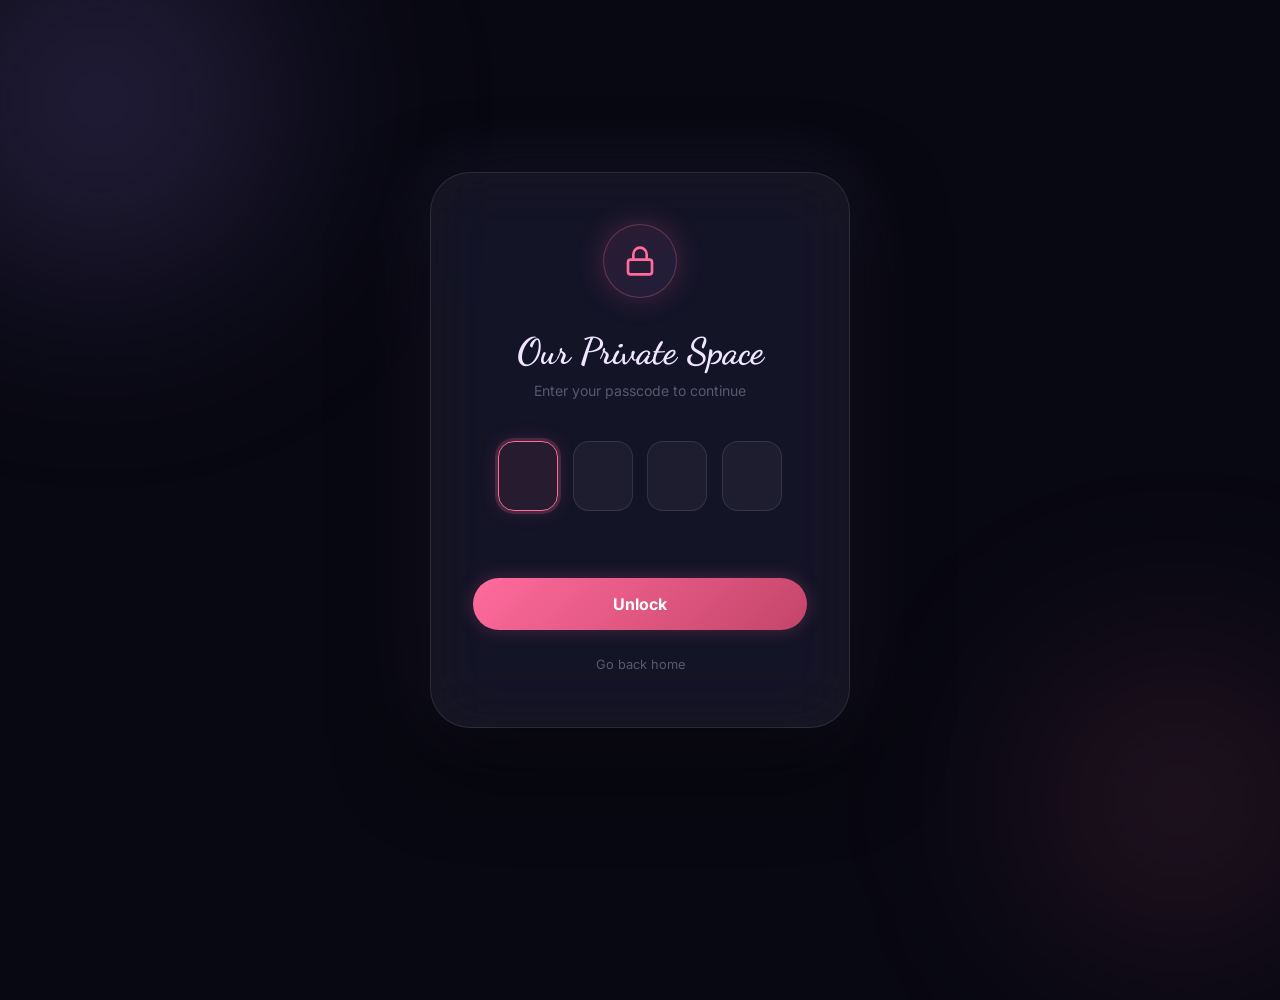
<file: vault-content.html>
<!DOCTYPE html>
<html lang="en">
<head>
  <meta charset="UTF-8">
  <meta name="viewport" content="width=device-width, initial-scale=1.0">
  <title>Our Private Space</title>
  <link rel="preconnect" href="https://fonts.googleapis.com">
  <link rel="preconnect" href="https://fonts.gstatic.com" crossorigin>
  <link href="https://fonts.googleapis.com/css2?family=Dancing+Script:wght@400;700&family=Inter:wght@300;400;500;600;700&family=Quicksand:wght@400;600;700&display=swap" rel="stylesheet">
  <link rel="stylesheet" href="styles.css">
</head>
<body class="vault-content-page">

  <div class="aurora" aria-hidden="true">
    <div class="aurora-orb aurora-orb-1"></div>
    <div class="aurora-orb aurora-orb-2"></div>
    <div class="aurora-orb aurora-orb-3"></div>
    <div class="aurora-orb aurora-orb-4"></div>
  </div>

  <!-- top bar -->
  <header class="vault-topbar">
    <span class="vault-brand">Our Private Space</span>
    <button class="vault-logout" id="logoutBtn">Lock &amp; Leave</button>
  </header>

  <!-- hero -->
  <div class="vault-hero">
    <h1>Just For Us</h1>
    <p>This space is private, personal, and only ours.</p>
  </div>

  <!-- ── TWO BIG ENTRY CARDS ── -->
  <div class="vault-cards-row">

    <!-- Intimate Photos Card -->
    <div class="vault-entry-card" id="openPhotos" role="button" tabindex="0" aria-expanded="false">
      <img src="https://picsum.photos/seed/intimate-photos/600/800" alt="">
      <div class="vault-entry-label">
        <div class="vault-entry-icon">
          <!-- camera icon -->
          <svg viewBox="0 0 24 24" fill="none" stroke="white" stroke-width="2"
               stroke-linecap="round" stroke-linejoin="round">
            <path d="M23 19a2 2 0 0 1-2 2H3a2 2 0 0 1-2-2V8
                     a2 2 0 0 1 2-2h4l2-3h6l2 3h4a2 2 0 0 1 2 2z"></path>
            <circle cx="12" cy="13" r="4"></circle>
          </svg>
        </div>
        <span class="vault-entry-title">Intimate Photos</span>
        <span class="vault-entry-count">Add your photos</span>
        <span class="expand-hint">Tap to view</span>
      </div>
    </div>

    <!-- Intimate Videos Card -->
    <div class="vault-entry-card" id="openVideos" role="button" tabindex="0" aria-expanded="false">
      <img src="https://picsum.photos/seed/intimate-videos/600/800" alt="">
      <div class="vault-entry-label">
        <div class="vault-entry-icon">
          <!-- play icon -->
          <svg viewBox="0 0 24 24" fill="none" stroke="white" stroke-width="2"
               stroke-linecap="round" stroke-linejoin="round">
            <circle cx="12" cy="12" r="10"></circle>
            <polygon points="10 8 16 12 10 16 10 8" fill="white" stroke="none"></polygon>
          </svg>
        </div>
        <span class="vault-entry-title">Intimate Videos</span>
        <span class="vault-entry-count">Add your videos</span>
        <span class="expand-hint">Tap to view</span>
      </div>
    </div>

  </div><!-- /vault-cards-row -->

  <!-- ══════════════════════════════════════
       PHOTOS SECTION (revealed on click)
  ═══════════════════════════════════════ -->
  <section class="vault-section" id="photosSection">
    <div class="vault-section-header">
      <div style="display:flex; align-items:center;">
        <h2 class="vault-section-title">Intimate Photos</h2>
        <label class="vault-upload-btn" for="photoUpload" aria-label="Upload Photo">
          <svg viewBox="0 0 24 24" width="16" height="16" fill="none" stroke="currentColor" stroke-width="2" stroke-linecap="round" stroke-linejoin="round"><line x1="12" y1="5" x2="12" y2="19"></line><line x1="5" y1="12" x2="19" y2="12"></line></svg>
          Upload
        </label>
        <input type="file" id="photoUpload" class="vault-upload-input" accept="image/*">
      </div>
      <button class="vault-close-section" id="closePhotos">Close</button>
    </div>

    <div class="vault-photo-grid" id="photoGrid">
      <!-- Photos will be loaded dynamically via JS -->
    </div>
  </section>

  <!-- ══════════════════════════════════════
       VIDEOS SECTION (revealed on click)
  ═══════════════════════════════════════ -->
  <section class="vault-section" id="videosSection">
    <div class="vault-section-header">
      <h2 class="vault-section-title">Intimate Videos</h2>
      <button class="vault-close-section" id="closeVideos">Close</button>
    </div>

    <div class="vault-video-grid" id="videoGrid">
      <!-- 12 placeholder video thumbnails — replace src with your real thumbnails -->
      <div class="vault-video-item"><img src="https://picsum.photos/seed/iv1/640/360" alt="Video 1"><div class="vault-play-btn"><svg viewBox="0 0 24 24"><polygon points="5 3 19 12 5 21 5 3" fill="white"></polygon></svg></div><div class="vault-video-label">Video 01</div></div>
      <div class="vault-video-item"><img src="https://picsum.photos/seed/iv2/640/360" alt="Video 2"><div class="vault-play-btn"><svg viewBox="0 0 24 24"><polygon points="5 3 19 12 5 21 5 3" fill="white"></polygon></svg></div><div class="vault-video-label">Video 02</div></div>
      <div class="vault-video-item"><img src="https://picsum.photos/seed/iv3/640/360" alt="Video 3"><div class="vault-play-btn"><svg viewBox="0 0 24 24"><polygon points="5 3 19 12 5 21 5 3" fill="white"></polygon></svg></div><div class="vault-video-label">Video 03</div></div>
      <div class="vault-video-item"><img src="https://picsum.photos/seed/iv4/640/360" alt="Video 4"><div class="vault-play-btn"><svg viewBox="0 0 24 24"><polygon points="5 3 19 12 5 21 5 3" fill="white"></polygon></svg></div><div class="vault-video-label">Video 04</div></div>
      <div class="vault-video-item"><img src="https://picsum.photos/seed/iv5/640/360" alt="Video 5"><div class="vault-play-btn"><svg viewBox="0 0 24 24"><polygon points="5 3 19 12 5 21 5 3" fill="white"></polygon></svg></div><div class="vault-video-label">Video 05</div></div>
      <div class="vault-video-item"><img src="https://picsum.photos/seed/iv6/640/360" alt="Video 6"><div class="vault-play-btn"><svg viewBox="0 0 24 24"><polygon points="5 3 19 12 5 21 5 3" fill="white"></polygon></svg></div><div class="vault-video-label">Video 06</div></div>
      <div class="vault-video-item"><img src="https://picsum.photos/seed/iv7/640/360" alt="Video 7"><div class="vault-play-btn"><svg viewBox="0 0 24 24"><polygon points="5 3 19 12 5 21 5 3" fill="white"></polygon></svg></div><div class="vault-video-label">Video 07</div></div>
      <div class="vault-video-item"><img src="https://picsum.photos/seed/iv8/640/360" alt="Video 8"><div class="vault-play-btn"><svg viewBox="0 0 24 24"><polygon points="5 3 19 12 5 21 5 3" fill="white"></polygon></svg></div><div class="vault-video-label">Video 08</div></div>
      <div class="vault-video-item"><img src="https://picsum.photos/seed/iv9/640/360" alt="Video 9"><div class="vault-play-btn"><svg viewBox="0 0 24 24"><polygon points="5 3 19 12 5 21 5 3" fill="white"></polygon></svg></div><div class="vault-video-label">Video 09</div></div>
      <div class="vault-video-item"><img src="https://picsum.photos/seed/iv10/640/360" alt="Video 10"><div class="vault-play-btn"><svg viewBox="0 0 24 24"><polygon points="5 3 19 12 5 21 5 3" fill="white"></polygon></svg></div><div class="vault-video-label">Video 10</div></div>
      <div class="vault-video-item"><img src="https://picsum.photos/seed/iv11/640/360" alt="Video 11"><div class="vault-play-btn"><svg viewBox="0 0 24 24"><polygon points="5 3 19 12 5 21 5 3" fill="white"></polygon></svg></div><div class="vault-video-label">Video 11</div></div>
      <div class="vault-video-item"><img src="https://picsum.photos/seed/iv12/640/360" alt="Video 12"><div class="vault-play-btn"><svg viewBox="0 0 24 24"><polygon points="5 3 19 12 5 21 5 3" fill="white"></polygon></svg></div><div class="vault-video-label">Video 12</div></div>
    </div>
  </section>

  <!-- Lightbox -->
  <div class="vault-lightbox" id="lightbox">
    <button class="lightbox-close" id="lightboxClose">&#215;</button>
    <img src="" alt="Full size" id="lightboxImg">
  </div>

  <script>
  /* ── Auth guard ── */
  if (sessionStorage.getItem('vault_auth') !== '1') {
    window.location.replace('vault.html');
  }

  /* ── Logout ── */
  document.getElementById('logoutBtn').addEventListener('click', () => {
    sessionStorage.removeItem('vault_auth');
    window.location.href = 'index.html';
  });

  /* ── Custom Photo Upload Logic ── */
  const photoUpload = document.getElementById('photoUpload');
  const photoGrid = document.getElementById('photoGrid');
  const MAX_PHOTOS = 10;

  // Default placeholder images
  const defaultPhotos = [
    "https://picsum.photos/seed/ip1/600/800",
    "https://picsum.photos/seed/ip2/600/900",
    "https://picsum.photos/seed/ip3/500/700",
    "https://picsum.photos/seed/ip4/600/600"
  ];

  function loadPhotos() {
    let savedPhotos = [];
    try {
      savedPhotos = JSON.parse(localStorage.getItem('vault_custom_photos') || '[]');
    } catch(e) {
      console.error('Error reading saved photos', e);
    }

    photoGrid.innerHTML = '';
    const photosToRender = savedPhotos.length > 0 ? savedPhotos : defaultPhotos;

    photosToRender.forEach((src, idx) => {
      renderPhotoItem(src, idx);
    });
  }

  function renderPhotoItem(src, id) {
    const div = document.createElement('div');
    div.className = 'vault-photo-item';
    div.dataset.src = src;

    const img = document.createElement('img');
    img.src = src;
    img.alt = 'Photo ' + (id + 1);

    div.appendChild(img);

    // Setup lightbox click
    div.addEventListener('click', () => {
      lightboxImg.src = src;
      lightbox.classList.add('open');
      document.body.style.overflow = 'hidden';
    });

    // Add delete overlay if it's a custom photo (not a placeholder)
    let savedPhotos = [];
    try { savedPhotos = JSON.parse(localStorage.getItem('vault_custom_photos') || '[]'); } catch(e){}

    if (savedPhotos.length > 0) {
      const delBtn = document.createElement('div');
      delBtn.className = 'photo-overlay';
      delBtn.innerHTML = '<span style="color:white; font-size:1.5rem; background:rgba(0,0,0,0.5); border-radius:50%; width:30px; height:30px; display:flex; align-items:center; justify-content:center;">&times;</span>';

      delBtn.addEventListener('click', (e) => {
        e.stopPropagation(); // prevent lightbox
        if (confirm('Delete this photo?')) {
          savedPhotos.splice(id, 1);
          localStorage.setItem('vault_custom_photos', JSON.stringify(savedPhotos));
          loadPhotos();
        }
      });
      div.appendChild(delBtn);
    }

    photoGrid.appendChild(div);
  }

  photoUpload.addEventListener('change', (e) => {
    const file = e.target.files[0];
    if (!file) return;

    let savedPhotos = [];
    try {
      savedPhotos = JSON.parse(localStorage.getItem('vault_custom_photos') || '[]');
    } catch(e) {}

    if (savedPhotos.length >= MAX_PHOTOS) {
      alert(`You can only save up to ${MAX_PHOTOS} custom photos in the browser.`);
      return;
    }

    const reader = new FileReader();
    reader.onload = (event) => {
      const base64Src = event.target.result;
      savedPhotos.push(base64Src);
      try {
        localStorage.setItem('vault_custom_photos', JSON.stringify(savedPhotos));
        loadPhotos();
      } catch(err) {
        // e.g. quota exceeded
        alert('Could not save photo. The image might be too large or your browser storage is full.');
        savedPhotos.pop();
      }
    };
    reader.readAsDataURL(file);
    // Reset input
    photoUpload.value = '';
  });

  // Load photos on initialization
  loadPhotos();

  /* ── Open / Close photo section ── */
  const openPhotos    = document.getElementById('openPhotos');
  const photosSection = document.getElementById('photosSection');
  const closePhotos   = document.getElementById('closePhotos');

  openPhotos.addEventListener('click', () => {
    photosSection.classList.add('open');
    openPhotos.setAttribute('aria-expanded', 'true');
    setTimeout(() => photosSection.scrollIntoView({ behavior:'smooth', block:'start' }), 50);
  });
  openPhotos.addEventListener('keydown', e => { if (e.key === 'Enter' || e.key === ' ') openPhotos.click(); });
  closePhotos.addEventListener('click', () => {
    photosSection.classList.remove('open');
    openPhotos.setAttribute('aria-expanded', 'false');
  });

  /* ── Open / Close video section ── */
  const openVideos    = document.getElementById('openVideos');
  const videosSection = document.getElementById('videosSection');
  const closeVideos   = document.getElementById('closeVideos');

  openVideos.addEventListener('click', () => {
    videosSection.classList.add('open');
    openVideos.setAttribute('aria-expanded', 'true');
    setTimeout(() => videosSection.scrollIntoView({ behavior:'smooth', block:'start' }), 50);
  });
  openVideos.addEventListener('keydown', e => { if (e.key === 'Enter' || e.key === ' ') openVideos.click(); });
  closeVideos.addEventListener('click', () => {
    videosSection.classList.remove('open');
    openVideos.setAttribute('aria-expanded', 'false');
  });

  /* ── Lightbox for photos ── */
  const lightbox      = document.getElementById('lightbox');
  const lightboxImg   = document.getElementById('lightboxImg');
  const lightboxClose = document.getElementById('lightboxClose');

  // Lightbox click event is now attached dynamically in renderPhotoItem

  function closeLightbox() {
    lightbox.classList.remove('open');
    document.body.style.overflow = '';
    lightboxImg.src = '';
  }
  lightboxClose.addEventListener('click', closeLightbox);
  lightbox.addEventListener('click', e => { if (e.target === lightbox) closeLightbox(); });
  document.addEventListener('keydown', e => { if (e.key === 'Escape') closeLightbox(); });
  </script>

</body>
</html>
</file>
<file: styles.css>
/* =============================================
   MIDNIGHT ROMANCE — Dark Glassmorphism UI
   ============================================= */

/* === DESIGN TOKENS === */
:root {
  /* Base */
  --bg:           #080812;
  --bg-2:         #0f0f22;
  --bg-3:         #13132e;

  /* Glass surfaces */
  --glass:          rgba(255,255,255,0.055);
  --glass-2:        rgba(255,255,255,0.08);
  --glass-hover:    rgba(255,255,255,0.10);
  --glass-border:   rgba(255,255,255,0.10);
  --glass-border-h: rgba(255,255,255,0.24);

  /* Accents */
  --pink:         #FF6B9D;
  --pink-dark:    #E8447A;
  --pink-light:   #FFB3D0;
  --pink-glow:    rgba(255,107,157,0.38);
  --pink-glow-sm: rgba(255,107,157,0.18);
  --purple:       #9B7FE8;
  --purple-dark:  #7B5FCC;
  --purple-light: #C5B3FF;
  --purple-glow:  rgba(155,127,232,0.38);
  --teal:         #4ECDC4;
  --teal-glow:    rgba(78,205,196,0.28);
  --yellow:       #FFD166;

  /* Text */
  --t1: #F0E6FF;
  --t2: rgba(240,230,255,0.62);
  --t3: rgba(240,230,255,0.32);
  --white: #FFFFFF;

  /* Gradients */
  --grad-pink:   linear-gradient(135deg,#FF6B9D,#C44569);
  --grad-purple: linear-gradient(135deg,#9B7FE8,#6B4FBB);
  --grad-aurora: linear-gradient(135deg,#FF6B9D 0%,#9B7FE8 50%,#4ECDC4 100%);
  --grad-text:   linear-gradient(135deg,#FFB3D0 0%,#C5B3FF 50%,#4ECDC4 100%);
  --grad-warm:   linear-gradient(135deg,#FF6B9D,#FFD166);

  /* Shadows & Glows */
  --glow-pink-sm: 0 0 18px rgba(255,107,157,0.22);
  --glow-pink-md: 0 0 40px rgba(255,107,157,0.35);
  --glow-pink-lg: 0 0 80px rgba(255,107,157,0.25);
  --glow-purple:  0 0 40px rgba(155,127,232,0.35);
  --shadow-glass: 0 8px 32px rgba(0,0,0,0.45);
  --shadow-card:  0 20px 60px rgba(0,0,0,0.55);
  --shadow-xl:    0 32px 90px rgba(0,0,0,0.65);

  /* Shape */
  --r-sm:   10px;
  --r-md:   16px;
  --r-lg:   22px;
  --r-xl:   30px;
  --r-2xl:  40px;
  --r-full: 9999px;

  /* Motion */
  --ease-bounce: cubic-bezier(0.34,1.56,0.64,1);
  --ease-smooth: cubic-bezier(0.4,0,0.2,1);
  --ease-out:    cubic-bezier(0,0,0.2,1);
  --t:    all .3s var(--ease-smooth);
  --t-b:  all .5s var(--ease-bounce);
  --t-s:  all .65s var(--ease-smooth);

  --section-py: clamp(80px,9vw,130px);
}

/* === RESET === */
*,*::before,*::after { box-sizing:border-box; margin:0; padding:0; }
html { scroll-behavior:smooth; }
body {
  font-family:'Inter','Quicksand',sans-serif;
  background:var(--bg);
  color:var(--t1);
  overflow-x:hidden;
  line-height:1.7;
}
img  { max-width:100%; display:block; }
a    { text-decoration:none; color:inherit; }
button { font-family:inherit; }

/* === SCROLLBAR === */
::-webkit-scrollbar      { width:5px; }
::-webkit-scrollbar-track{ background:var(--bg-2); }
::-webkit-scrollbar-thumb{
  background:linear-gradient(var(--pink),var(--purple));
  border-radius:var(--r-full);
}

/* =============================================
   AURORA — Fixed background (behind all)
   ============================================= */
.aurora {
  position:fixed; inset:0; z-index:0;
  pointer-events:none; overflow:hidden;
}
.aurora-orb {
  position:absolute; border-radius:50%;
  filter:blur(120px); opacity:.55;
  will-change:transform;
}
.aurora-orb-1 {
  width:700px; height:700px; top:-200px; left:-200px;
  background:radial-gradient(circle,#FF6B9D,transparent 65%);
  animation:auroraFloat1 20s ease-in-out infinite;
}
.aurora-orb-2 {
  width:600px; height:600px; top:20%; right:-150px;
  background:radial-gradient(circle,#9B7FE8,transparent 65%);
  animation:auroraFloat2 24s ease-in-out infinite;
}
.aurora-orb-3 {
  width:500px; height:500px; bottom:-100px; left:20%;
  background:radial-gradient(circle,#4ECDC4,transparent 65%);
  animation:auroraFloat3 18s ease-in-out infinite;
}
.aurora-orb-4 {
  width:400px; height:400px; bottom:15%; right:10%;
  background:radial-gradient(circle,#C44569,transparent 65%);
  animation:auroraFloat4 22s ease-in-out infinite;
}
/* Noise overlay */
.aurora::after {
  content:'';
  position:absolute; inset:0;
  background-image:url("data:image/svg+xml,%3Csvg xmlns='http://www.w3.org/2000/svg' width='300' height='300'%3E%3Cfilter id='n'%3E%3CfeTurbulence type='fractalNoise' baseFrequency='0.85' numOctaves='4' stitchTiles='stitch'/%3E%3C/filter%3E%3Crect width='300' height='300' filter='url(%23n)' opacity='1'/%3E%3C/svg%3E");
  opacity:0.032; pointer-events:none;
}

@keyframes auroraFloat1 {
  0%,100%{ transform:translate(0,0) scale(1); }
  33%    { transform:translate(80px,60px) scale(1.1); }
  66%    { transform:translate(-50px,90px) scale(.92); }
}
@keyframes auroraFloat2 {
  0%,100%{ transform:translate(0,0) scale(1); }
  40%    { transform:translate(-90px,-70px) scale(1.12); }
  70%    { transform:translate(60px,-40px) scale(.9); }
}
@keyframes auroraFloat3 {
  0%,100%{ transform:translate(0,0) scale(1); }
  50%    { transform:translate(70px,-80px) scale(1.08); }
}
@keyframes auroraFloat4 {
  0%,100%{ transform:translate(0,0) scale(1); }
  45%    { transform:translate(-60px,50px) scale(1.1); }
}

/* =============================================
   CURSOR GLOW
   ============================================= */
.cursor-glow {
  position:fixed; pointer-events:none; z-index:9999;
  top:0; left:0;
  width:400px; height:400px; border-radius:50%;
  background:radial-gradient(circle,rgba(255,107,157,.08),transparent 65%);
  transform:translate3d(-50%,-50%,0);
  will-change:transform;
}

/* =============================================
   GLASS UTILITY
   ============================================= */
.glass {
  background:var(--glass);
  backdrop-filter:blur(24px) saturate(180%);
  -webkit-backdrop-filter:blur(24px) saturate(180%);
  border:1px solid var(--glass-border);
}
.glass-2 {
  background:var(--glass-2);
  backdrop-filter:blur(20px) saturate(160%);
  -webkit-backdrop-filter:blur(20px) saturate(160%);
  border:1px solid var(--glass-border);
}

/* =============================================
   TYPOGRAPHY
   ============================================= */
h1,h2,h3 { font-family:'Dancing Script',cursive; line-height:1.15; }
h1 { font-size:clamp(3rem,8vw,6.5rem); }
h2 { font-size:clamp(2rem,5vw,3.8rem); }
h3 { font-size:clamp(1.4rem,3vw,2.2rem); }

.grad-text {
  background:var(--grad-text);
  -webkit-background-clip:text; -webkit-text-fill-color:transparent;
  background-clip:text; background-size:200% 200%;
  animation:gradShift 6s ease infinite;
}

@keyframes gradShift {
  0%  { background-position:0% 50%; }
  50% { background-position:100% 50%; }
  100%{ background-position:0% 50%; }
}

/* =============================================
   BUTTONS
   ============================================= */
.btn {
  display:inline-flex; align-items:center; gap:.55rem;
  padding:.9rem 2.2rem; border-radius:var(--r-full);
  font-size:.98rem; font-weight:700; cursor:pointer;
  transition:var(--t-b); border:none; line-height:1;
  text-decoration:none; font-family:'Inter','Quicksand',sans-serif;
  position:relative; overflow:hidden; white-space:nowrap;
}
/* shimmer sweep on hover */
.btn::after {
  content:''; position:absolute; inset:0;
  background:linear-gradient(105deg,transparent 40%,rgba(255,255,255,.18) 50%,transparent 60%);
  transform:translateX(-100%); transition:transform .55s var(--ease-smooth);
}
.btn:hover::after { transform:translateX(100%); }

.btn-pink {
  background:var(--grad-pink); color:var(--white);
  box-shadow:var(--glow-pink-sm);
}
.btn-pink:hover  { transform:translateY(-3px) scale(1.03); box-shadow:var(--glow-pink-md); }
.btn-pink:active { transform:scale(.96); }

.btn-outline {
  background:var(--glass); backdrop-filter:blur(12px);
  color:var(--t1); border:1px solid var(--glass-border);
}
.btn-outline:hover {
  transform:translateY(-3px) scale(1.02);
  background:var(--glass-hover); border-color:var(--glass-border-h);
  box-shadow:var(--shadow-glass);
}

.btn-ghost {
  background:transparent; color:var(--t2);
  border:1px solid var(--glass-border);
}
.btn-ghost:hover { background:var(--glass); color:var(--t1); border-color:var(--glass-border-h); }

.btn-sm { padding:.6rem 1.4rem; font-size:.84rem; }
.btn-purple {
  background:var(--grad-purple); color:var(--white);
  box-shadow:var(--glow-purple);
}
.btn-purple:hover { transform:translateY(-3px) scale(1.03); box-shadow:0 0 60px rgba(155,127,232,.5); }

/* =============================================
   SECTION COMMONS
   ============================================= */
section { position:relative; z-index:1; }
.section-inner { max-width:1020px; margin:0 auto; padding:var(--section-py) 1.5rem; }
.section-header { text-align:center; margin-bottom:clamp(3rem,5vw,5rem); }

.section-tag {
  display:inline-block;
  background:rgba(255,107,157,.12);
  border:1px solid rgba(255,107,157,.22);
  color:var(--pink); padding:.35rem 1.2rem;
  border-radius:var(--r-full); font-size:.75rem;
  font-weight:800; letter-spacing:.1em;
  text-transform:uppercase; margin-bottom:.8rem;
}
.section-title {
  font-family:'Dancing Script',cursive;
  font-size:clamp(2.2rem,5vw,3.8rem);
  color:var(--t1); margin-bottom:.6rem; line-height:1.2;
}
.section-title.grad { background:var(--grad-text); -webkit-background-clip:text; -webkit-text-fill-color:transparent; background-clip:text; }
.section-sub {
  font-size:clamp(.88rem,2vw,1.05rem);
  color:var(--t2); max-width:520px; margin:0 auto;
}
.section-divider {
  width:60px; height:3px;
  background:var(--grad-pink);
  border-radius:var(--r-full);
  margin:.9rem auto 0;
  box-shadow:var(--glow-pink-sm);
}

/* =============================================
   A — SCROLL PROGRESS BAR
   ============================================= */
#scrollProgress {
  position:fixed; top:0; left:0; z-index:10000;
  height:3px; width:100%;
  transform:scaleX(0);
  transform-origin:left;
  background:linear-gradient(90deg, var(--pink), var(--purple), var(--teal));
  box-shadow:0 0 14px var(--pink-glow), 0 0 28px var(--purple-glow);
  pointer-events:none; border-radius:0 3px 3px 0;
  will-change:transform;
}

/* =============================================
   E — TIMELINE FILL (draw-in on scroll)
   ============================================= */
.timeline-fill {
  position:absolute; left:50%; top:0;
  transform:translateX(-50%) scaleY(0);
  transform-origin:top;
  width:2px; height:100%;
  background:linear-gradient(to bottom,var(--pink),var(--purple),var(--teal));
  border-radius:var(--r-full);
  box-shadow:0 0 14px var(--pink-glow);
  z-index:3; pointer-events:none;
  will-change:transform;
}

/* =============================================
   C — CHARACTER REVEAL
   ============================================= */
.cr-char {
  display:inline-block;
  opacity:0;
  transform:translateY(32px) rotate(var(--cr-rot,5deg));
  filter:blur(7px);
  transition:
    opacity   .55s ease,
    transform .65s var(--ease-bounce),
    filter    .55s ease;
  will-change:transform,opacity,filter;
}
.cr-char:nth-child(odd)  { --cr-rot: 7deg; }
.cr-char:nth-child(even) { --cr-rot:-7deg; }
.cr-char.cr-on {
  opacity:1;
  transform:translateY(0) rotate(0deg);
  filter:blur(0);
}

/* =============================================
   D — CARD CASCADE (alternate left / right)
   ============================================= */
/* Base hidden state — no translateY, direction set by cascade class */
.tl-item, .polaroid, .stat-card, .adv-card, .note-item, .fav-card {
  opacity:0; filter:blur(8px);
  transition:opacity .7s var(--ease-smooth), filter .7s var(--ease-smooth), transform .7s var(--ease-smooth);
}

/* Timeline items keep their side-enter */
.tl-item              { transform:translateX(-35px); }
.tl-item:nth-child(even) { transform:translateX(35px); }
.tl-item.in-view      { opacity:1; filter:blur(0); transform:translateX(0); }

/* Cascade directional classes applied by JS */
.cas-l { transform:translateX(-65px) translateY(10px); }
.cas-r { transform:translateX( 65px) translateY(10px); }
.cas-l.in-view, .cas-r.in-view {
  opacity:1; filter:blur(0); transform:translateX(0) translateY(0);
}

/* Note items keep their own enter direction */
.note-item.from-me  { transform:translateX(55px); }
.note-item.from-you { transform:translateX(-55px); }
.note-item.in-view  { opacity:1; filter:blur(0); transform:translateX(0)!important; }

/* =============================================
   B — PARALLAX helpers
   ============================================= */
.hero-text, .hero-rings { will-change:transform; }

/* =============================================
   HERO SECTION
   ============================================= */
.home-page  { background:var(--bg); }
.hero-section {
  min-height:100vh; position:relative; z-index:1;
  display:flex; flex-direction:column;
  align-items:center; justify-content:center;
  text-align:center; padding:3rem 2rem; overflow:hidden;
}

/* pulsing rings */
.hero-rings { position:absolute; top:50%; left:50%; transform:translate(-50%,-50%); pointer-events:none; }
.hero-ring  {
  position:absolute; border-radius:50%;
  border:1px solid rgba(255,107,157,.15);
  top:50%; left:50%; transform:translate(-50%,-50%);
  animation:ringPulse 5s ease-out infinite;
}
.hero-ring:nth-child(1){ width:320px;  height:320px;  animation-delay:0s; }
.hero-ring:nth-child(2){ width:560px;  height:560px;  animation-delay:1.5s; }
.hero-ring:nth-child(3){ width:820px;  height:820px;  animation-delay:3s; }

.hero-text  { position:relative; z-index:2; max-width:720px; width:100%; }

.hero-badge {
  display:inline-block;
  background:var(--glass); backdrop-filter:blur(16px);
  border:1px solid var(--glass-border);
  border-radius:var(--r-full); padding:.48rem 1.6rem;
  font-size:.78rem; font-weight:800; color:var(--pink-light);
  margin-bottom:1.5rem; letter-spacing:.1em; text-transform:uppercase;
  animation:popIn .6s var(--ease-bounce) both;
  box-shadow:var(--glow-pink-sm);
}

.hero-title {
  font-family:'Dancing Script',cursive;
  font-size:clamp(3.2rem,9vw,7.5rem);
  font-weight:700; line-height:1.2;
  background:var(--grad-text); background-size:200% 200%;
  -webkit-background-clip:text; -webkit-text-fill-color:transparent;
  background-clip:text;
  animation:gradShift 6s ease infinite, slideUp .9s var(--ease-smooth) both .15s;
  margin-bottom:.85rem; padding:0.1em 0.08em 0.18em;
  transition:transform .12s var(--ease-smooth);
}

.hero-sub {
  font-size:clamp(.98rem,2.3vw,1.25rem);
  color:var(--t2); font-weight:400;
  max-width:500px; margin:0 auto 2.6rem; line-height:1.8;
  animation:slideUp .8s var(--ease-smooth) both .35s;
}

.hero-btns {
  display:flex; gap:1rem; flex-wrap:wrap; justify-content:center;
  animation:slideUp .8s var(--ease-smooth) both .55s;
}

.scroll-hint {
  position:absolute; bottom:2rem; left:50%; transform:translateX(-50%);
  z-index:2; display:flex; flex-direction:column; align-items:center; gap:.4rem;
  color:var(--t3); font-size:.75rem; font-weight:600; letter-spacing:.06em;
  text-transform:uppercase;
  animation:slideUp .8s var(--ease-smooth) both 1.1s;
}
.scroll-hint-arrow { font-size:1.1rem; animation:arrowBounce 1.8s ease-in-out infinite; }

/* =============================================
   HERO HEARTBEAT RIPPLES
   ============================================= */
.hb-heart-wrap {
  position:absolute; pointer-events:none; z-index:1;
}
.hb-heart-wrap:nth-child(1) { top:18%; left:12%; }
.hb-heart-wrap:nth-child(2) { top:22%; right:10%; }
.hb-heart-wrap:nth-child(3) { bottom:22%; left:8%; }
.hb-heart-wrap:nth-child(4) { bottom:18%; right:13%; }

.hb-heart {
  position:relative; display:flex; align-items:center; justify-content:center;
  width:36px; height:36px;
  animation:hbBeat 1.4s ease-in-out infinite;
}
.hb-heart:nth-of-type(1){ animation-delay:0s; }
.hb-heart:nth-of-type(2){ animation-delay:.3s; }
.hb-heart:nth-of-type(3){ animation-delay:.7s; }
.hb-heart:nth-of-type(4){ animation-delay:1s; }

.hb-heart svg { width:48px; height:24px; filter:drop-shadow(0 0 8px var(--pink-glow)); }

/* ── Centered ECG heartbeat line ── */
.hero-ecg {
  width:min(420px, 90vw); margin:2rem auto 0;
  pointer-events:none; opacity:.8;
}
.ecg-svg { width:100%; height:auto; }
.ecg-line {
  stroke-dasharray: 800;
  stroke-dashoffset: 800;
  animation: ecgDraw 2.2s var(--ease-smooth) infinite;
}
@keyframes ecgDraw {
  0%   { stroke-dashoffset:800; opacity:1; }
  70%  { stroke-dashoffset:0;   opacity:1; }
  90%  { stroke-dashoffset:0;   opacity:0; }
  100% { stroke-dashoffset:800; opacity:0; }
}

/* ripple rings */
.hb-ripple {
  position:absolute; top:50%; left:50%;
  width:36px; height:36px;
  border-radius:50%;
  border:1.5px solid rgba(255,107,157,.55);
  transform:translate(-50%,-50%) scale(1);
  animation:hbRipple 1.4s ease-out infinite;
  pointer-events:none;
}
.hb-ripple:nth-child(2){ animation-delay:.22s; border-color:rgba(167,139,250,.45); }
.hb-ripple:nth-child(3){ animation-delay:.44s; border-color:rgba(94,234,212,.35); }

@keyframes hbBeat {
  0%,100%{ transform:scale(1); }
  14%    { transform:scale(1.22); }
  28%    { transform:scale(1); }
  42%    { transform:scale(1.15); }
  70%    { transform:scale(1); }
}
@keyframes hbRipple {
  0%  { transform:translate(-50%,-50%) scale(1); opacity:.9; }
  100%{ transform:translate(-50%,-50%) scale(3.8); opacity:0; }
}

/* =============================================
   OUR STORY — TIMELINE
   ============================================= */
.story-section { background:rgba(0,0,0,.25); }
.timeline { position:relative; max-width:800px; margin:0 auto; }
.timeline::before {
  content:''; position:absolute; left:50%; top:0; bottom:0;
  width:2px;
  background:linear-gradient(to bottom,transparent,var(--pink),var(--purple),var(--teal),transparent);
  transform:translateX(-50%); border-radius:var(--r-full);
  box-shadow:0 0 12px var(--pink-glow);
}

.tl-item { display:flex; justify-content:flex-end; padding-right:calc(50% + 3.5rem); margin-bottom:3rem; position:relative; }
.tl-item:nth-child(even) { justify-content:flex-start; padding-right:0; padding-left:calc(50% + 3.5rem); }

.tl-dot {
  position:absolute; left:50%; top:1.4rem;
  width:50px; height:50px;
  background:var(--glass); backdrop-filter:blur(12px);
  border:1.5px solid var(--pink); border-radius:50%;
  transform:translateX(-50%);
  display:flex; align-items:center; justify-content:center;
  font-size:.8rem; font-weight:800; color:var(--pink);
  box-shadow:0 0 20px var(--pink-glow), var(--shadow-glass); z-index:2;
  font-family:'Inter','Quicksand',sans-serif;
}
.tl-item.in-view .tl-dot { animation:heartbeat .6s var(--ease-bounce) both .3s; }

.tl-card {
  background:var(--glass); backdrop-filter:blur(24px) saturate(180%);
  border:1px solid var(--glass-border);
  border-radius:var(--r-lg); padding:1.5rem 1.7rem;
  max-width:300px; box-shadow:var(--shadow-glass);
  transition:var(--t-b);
}
.tl-card:hover {
  background:var(--glass-hover); border-color:var(--glass-border-h);
  box-shadow:var(--shadow-card), 0 0 30px var(--pink-glow-sm);
  transform:translateY(-4px);
}
.tl-card::after {
  content:''; position:absolute; top:1.8rem; right:-9px;
  width:18px; height:18px;
  background:rgba(255,255,255,.06); backdrop-filter:blur(24px);
  border-right:1px solid var(--glass-border); border-top:1px solid var(--glass-border);
  transform:rotate(45deg); clip-path:polygon(0 0,100% 0,100% 100%);
}
.tl-item:nth-child(even) .tl-card::after { right:auto; left:-9px; transform:rotate(-135deg); }

.tl-date { font-size:.75rem; font-weight:800; color:var(--pink); text-transform:uppercase; letter-spacing:.08em; margin-bottom:.35rem; }
.tl-card h3 { font-family:'Dancing Script',cursive; font-size:1.6rem; color:var(--t1); margin-bottom:.35rem; }
.tl-card p  { font-size:.88rem; color:var(--t2); }

/* =============================================
   PHOTO GALLERY — DARK POLAROIDS
   ============================================= */
.gallery-section { background:transparent; }
.polaroid-grid {
  display:grid; grid-template-columns:repeat(auto-fill,minmax(188px,1fr));
  gap:1.8rem; max-width:920px; margin:0 auto;
}

.polaroid {
  background:rgba(255,255,255,.06); backdrop-filter:blur(16px);
  padding:.85rem .85rem 3rem;
  border:1px solid var(--glass-border);
  border-radius:4px;
  box-shadow:var(--shadow-card); cursor:pointer; position:relative;
  transform:rotate(var(--rot,0deg));
  transition:transform .45s var(--ease-bounce), box-shadow .3s, border-color .3s;
}
.polaroid:nth-child(1){--rot:-4deg} .polaroid:nth-child(2){--rot:3deg}
.polaroid:nth-child(3){--rot:-2deg} .polaroid:nth-child(4){--rot:4deg}
.polaroid:nth-child(5){--rot:-1.5deg} .polaroid:nth-child(6){--rot:2.5deg}
.polaroid:nth-child(7){--rot:-3deg} .polaroid:nth-child(8){--rot:2deg}

.polaroid.in-view { opacity:1; filter:blur(0); transform:translateY(0) rotate(var(--rot,0deg)); }
.polaroid:hover {
  transform:translateY(-12px) rotate(0deg) scale(1.06)!important;
  box-shadow:var(--shadow-xl), 0 0 40px var(--pink-glow);
  border-color:rgba(255,107,157,.35);
  z-index:10;
}
/* tape strip — glow version */
.polaroid::before {
  content:''; position:absolute; top:-10px; left:50%;
  transform:translateX(-50%) rotate(var(--tape-r,-2deg));
  width:68px; height:20px;
  background:rgba(255,209,102,.22);
  border:1px solid rgba(255,209,102,.35);
  border-radius:3px;
  box-shadow:0 0 10px rgba(255,209,102,.25);
}
.polaroid:nth-child(odd)  {--tape-r:-3deg}
.polaroid:nth-child(even) {--tape-r:2deg}

.polaroid-img { width:100%; aspect-ratio:1; border-radius:2px; overflow:hidden; }
.polaroid-img img { width:100%; height:100%; object-fit:cover; transition:transform .6s; }
.polaroid:hover .polaroid-img img { transform:scale(1.06); }

.polaroid-caption {
  text-align:center; margin-top:.9rem;
  font-family:'Dancing Script',cursive; font-size:1.08rem; color:var(--t2);
}
.gallery-note { text-align:center; margin-top:2.5rem; font-size:.84rem; color:var(--t3); font-style:italic; }

/* =============================================
   CAROUSEL — CINEMATIC
   ============================================= */
.carousel-section { background:rgba(0,0,0,.3); padding:var(--section-py) 0; }
.carousel-section .section-inner  { padding-left:1.5rem; padding-right:1.5rem; }
.carousel-section .section-tag    { background:rgba(255,107,157,.12); color:var(--pink-light); }
.carousel-section .section-title  { color:var(--t1); }
.carousel-section .section-sub    { color:var(--t2); }

.carousel-outer { max-width:920px; margin:0 auto; }
.carousel-wrap  {
  position:relative; border-radius:var(--r-xl); overflow:hidden;
  box-shadow:var(--shadow-xl), 0 0 60px rgba(155,127,232,.2);
  aspect-ratio:16/8;
  border:1px solid var(--glass-border);
  cursor:grab;
}
.carousel-wrap:active { cursor:grabbing; }

.carousel-track {
  display:flex; height:100%;
  transition:transform .75s cubic-bezier(.4,0,.2,1);
  will-change:transform;
}
.carousel-slide {
  flex:0 0 100%; position:relative; overflow:hidden;
  opacity:0; transition:opacity .5s;
}
.carousel-slide.active { opacity:1; }
.carousel-slide img {
  width:100%; height:100%; object-fit:cover;
  transition:transform 9s ease; filter:brightness(.85);
}
.carousel-slide.active img { transform:scale(1.05); }

.carousel-caption {
  position:absolute; bottom:0; left:0; right:0;
  padding:3rem 2rem 1.6rem;
  background:linear-gradient(transparent,rgba(5,5,18,.75));
  color:var(--white);
  font-family:'Dancing Script',cursive;
  font-size:clamp(1.2rem,3vw,1.9rem); font-weight:600;
  transform:translateY(12px); opacity:0;
  transition:transform .6s .1s, opacity .6s .1s;
}
.carousel-slide.active .carousel-caption { transform:translateY(0); opacity:1; }

.carousel-btn {
  position:absolute; top:50%; transform:translateY(-50%);
  width:48px; height:48px; border-radius:50%;
  background:var(--glass); backdrop-filter:blur(12px);
  border:1px solid var(--glass-border); color:var(--white);
  font-size:1rem; font-weight:700; cursor:pointer;
  transition:var(--t-b); z-index:5;
  display:flex; align-items:center; justify-content:center;
}
.carousel-btn:hover {
  background:var(--pink); border-color:transparent;
  transform:translateY(-50%) scale(1.12);
  box-shadow:var(--glow-pink-md);
}
.carousel-prev { left:1rem; }
.carousel-next { right:1rem; }

.carousel-progress {
  position:absolute; bottom:0; left:0; height:2px;
  background:linear-gradient(90deg,var(--pink),var(--purple));
  width:0%; z-index:5;
  box-shadow:0 0 8px var(--pink-glow);
}

.carousel-dots { display:flex; gap:.6rem; justify-content:center; margin-top:1.5rem; }
.carousel-dot  {
  width:8px; height:8px; border-radius:var(--r-full);
  background:var(--glass-border); border:none; cursor:pointer;
  transition:var(--t-b); padding:0;
}
.carousel-dot.active { background:var(--pink); width:30px; box-shadow:var(--glow-pink-sm); }
.carousel-dot:hover  { background:var(--pink-light); }

/* =============================================
   LOVE STATS
   ============================================= */
.stats-section { background:transparent; }
.stats-grid {
  display:grid; grid-template-columns:repeat(auto-fit,minmax(155px,1fr));
  gap:1.4rem; max-width:840px; margin:0 auto;
}
.stat-card {
  background:var(--glass); backdrop-filter:blur(24px) saturate(180%);
  border:1px solid var(--glass-border);
  border-radius:var(--r-xl); padding:2rem 1.2rem; text-align:center;
  box-shadow:var(--shadow-glass); cursor:default;
  transition:var(--t-b);
}
.stat-card:hover {
  background:var(--glass-hover); border-color:rgba(255,107,157,.3);
  box-shadow:var(--shadow-card), var(--glow-pink-sm);
  transform:translateY(-6px) scale(1.03);
}
.stat-icon-img {
  display:block; width:54px; height:54px; border-radius:50%;
  overflow:hidden; margin:0 auto .8rem;
  box-shadow:0 0 20px rgba(255,107,157,.2);
  border:1.5px solid rgba(255,107,157,.25);
}
.stat-icon-img img { width:100%; height:100%; object-fit:cover; filter:brightness(.85) saturate(.9); }
.stat-number {
  font-family:'Dancing Script',cursive; font-size:2.7rem; font-weight:700;
  display:block; line-height:1; margin-bottom:.3rem;
  background:var(--grad-text); -webkit-background-clip:text;
  -webkit-text-fill-color:transparent; background-clip:text;
}
.stat-label { font-size:.78rem; color:var(--t3); font-weight:700; text-transform:uppercase; letter-spacing:.06em; }

/* =============================================
   DAILY ADVENTURES
   ============================================= */
.adventures-section { background:rgba(0,0,0,.25); }
.adventures-grid {
  display:grid; grid-template-columns:repeat(auto-fill,minmax(215px,1fr));
  gap:1.4rem; max-width:940px; margin:0 auto 3rem;
}
.adv-card {
  background:var(--glass); backdrop-filter:blur(20px) saturate(180%);
  border:1px solid var(--glass-border); border-radius:var(--r-lg);
  overflow:hidden; display:flex; flex-direction:column;
  box-shadow:var(--shadow-glass);
  transition:var(--t-b);
}
.adv-card.in-view { opacity:1; filter:blur(0); transform:translateY(0); }
.adv-card:hover {
  background:var(--glass-hover); border-color:var(--glass-border-h);
  box-shadow:var(--shadow-card), 0 0 25px var(--purple-glow);
  transform:translateY(-7px);
}
.adv-img-wrap { width:100%; aspect-ratio:16/9; overflow:hidden; flex-shrink:0; }
.adv-img-wrap img {
  width:100%; height:100%; object-fit:cover; filter:brightness(.65) saturate(.8);
  transition:filter .5s, transform .6s;
}
.adv-card:hover .adv-img-wrap img { filter:brightness(.8) saturate(1); transform:scale(1.05); }
.adv-body { padding:1.2rem 1.4rem 1.5rem; flex:1; }
.adv-day  {
  display:inline-block; background:rgba(255,107,157,.12);
  border:1px solid rgba(255,107,157,.2); color:var(--pink);
  font-size:.72rem; font-weight:800; padding:.28rem .8rem;
  border-radius:var(--r-full); margin-bottom:.7rem;
  text-transform:uppercase; letter-spacing:.07em;
}
.adv-day--special { background:rgba(155,127,232,.12); border-color:rgba(155,127,232,.2); color:var(--purple-light); }
.adv-card h3 { font-family:'Dancing Script',cursive; font-size:1.45rem; color:var(--t1); margin-bottom:.4rem; }
.adv-card p  { font-size:.85rem; color:var(--t2); }
.adv-card--cta {
  background:linear-gradient(135deg,rgba(255,107,157,.15),rgba(155,127,232,.15));
  border-color:rgba(255,107,157,.25); align-items:center;
  justify-content:center; text-align:center; min-height:180px;
}
.adv-cta-inner { padding:2rem 1.5rem; }
.adv-cta-num   {
  font-family:'Dancing Script',cursive; font-size:4.5rem; line-height:1;
  background:var(--grad-text); -webkit-background-clip:text;
  -webkit-text-fill-color:transparent; background-clip:text;
}
.adv-cta-label { font-size:.88rem; color:var(--t2); margin-top:.3rem; }
.adventures-cta { text-align:center; }

/* =============================================
   LOVE NOTES — GLASS BUBBLES
   ============================================= */
.notes-section { background:transparent; }
.notes-wrap {
  max-width:700px; margin:0 auto;
  display:flex; flex-direction:column; gap:1.8rem;
}
.note-item { max-width:440px; }
.note-item.from-me  { align-self:flex-end;   transform:translateX(50px); }
.note-item.from-you { align-self:flex-start; transform:translateX(-50px); }
.note-item.in-view  { transform:translateX(0)!important; }

.note-bubble {
  padding:1.3rem 1.6rem; border-radius:22px;
  box-shadow:var(--shadow-glass); position:relative; line-height:1.7;
  backdrop-filter:blur(24px) saturate(180%);
}
.from-me  .note-bubble {
  background:linear-gradient(135deg,rgba(255,107,157,.18),rgba(196,69,105,.12));
  border:1px solid rgba(255,107,157,.25);
  border-bottom-right-radius:5px;
  box-shadow:var(--shadow-glass), 0 0 25px rgba(255,107,157,.12);
}
.from-you .note-bubble {
  background:linear-gradient(135deg,rgba(155,127,232,.15),rgba(107,79,187,.1));
  border:1px solid rgba(155,127,232,.22);
  border-bottom-left-radius:5px;
  box-shadow:var(--shadow-glass), 0 0 25px rgba(155,127,232,.1);
}
.note-text   { font-size:.98rem; font-style:italic; color:var(--t1); }
.note-author { font-size:.78rem; font-weight:800; margin-top:.5rem; letter-spacing:.03em; }
.from-me  .note-author { color:var(--pink-light); text-align:right; }
.from-you .note-author { color:var(--purple-light); }

/* =============================================
   FAVOURITES — IMAGE GLASS CARDS
   ============================================= */
.favorites-section { background:rgba(0,0,0,.2); }
.favorites-grid {
  display:grid; grid-template-columns:repeat(auto-fill,minmax(185px,1fr));
  gap:1.4rem; max-width:940px; margin:0 auto;
}
.fav-card {
  background:var(--glass); backdrop-filter:blur(20px);
  border:1px solid var(--glass-border);
  border-radius:var(--r-lg); overflow:hidden;
  box-shadow:var(--shadow-glass); cursor:pointer;
  transition:var(--t-b);
}
.fav-card.in-view { opacity:1; filter:blur(0); transform:translateY(0); }
.fav-card:hover {
  border-color:rgba(155,127,232,.35);
  box-shadow:var(--shadow-card), 0 0 28px var(--purple-glow);
  transform:translateY(-8px) scale(1.02);
}
.fav-img { width:100%; aspect-ratio:16/10; overflow:hidden; }
.fav-img img {
  width:100%; height:100%; object-fit:cover;
  filter:brightness(.65) saturate(.75);
  transition:filter .5s, transform .6s;
}
.fav-card:hover .fav-img img { filter:brightness(.82) saturate(1); transform:scale(1.06); }
.fav-body  { padding:.9rem 1.1rem 1.1rem; }
.fav-cat   { font-size:.7rem; font-weight:800; color:var(--purple-light); text-transform:uppercase; letter-spacing:.09em; margin-bottom:.35rem; }
.fav-name  { font-family:'Dancing Script',cursive; font-size:1.3rem; color:var(--t1); }

/* =============================================
   MISSING YOU BUTTON & TOAST
   ============================================= */
.missing-you-btn {
  position:fixed; bottom:2rem; right:2rem; z-index:9000;
  background:var(--grad-pink); color:var(--white);
  border:none; border-radius:var(--r-full); padding:1rem 1.5rem;
  font-size:1.1rem; font-weight:700; cursor:pointer;
  box-shadow:var(--glow-pink-md); transition:var(--t-b);
  display:flex; align-items:center; gap:0.6rem;
  font-family:'Inter','Quicksand',sans-serif;
}
.missing-you-btn:hover { transform:translateY(-4px) scale(1.05); box-shadow:var(--glow-pink-lg); }
.missing-you-btn:active { transform:scale(0.95); }

.missing-toast {
  position:fixed; bottom:6rem; right:2rem; z-index:9001;
  background:var(--glass); backdrop-filter:blur(24px) saturate(180%);
  border:1px solid var(--pink); border-radius:var(--r-lg);
  padding:1.2rem 1.5rem; max-width:320px;
  box-shadow:var(--shadow-card), 0 0 30px var(--pink-glow);
  transform:translateY(20px) scale(0.9); opacity:0; pointer-events:none;
  transition:all 0.4s var(--ease-bounce);
}
.missing-toast.show {
  transform:translateY(0) scale(1); opacity:1; pointer-events:auto;
}
.missing-toast-title {
  font-family:'Dancing Script',cursive; font-size:1.6rem; color:var(--pink-light);
  margin-bottom:0.3rem; display:flex; align-items:center; gap:0.5rem;
}
.missing-toast-msg { font-size:0.9rem; color:var(--t1); line-height:1.4; }

/* =============================================
   CUSTOM UPLOAD BUTTONS
   ============================================= */
.vault-upload-btn {
  display:inline-flex; align-items:center; gap:0.5rem;
  background:rgba(255,107,157,.15); color:var(--pink);
  border:1px solid rgba(255,107,157,.3);
  padding:0.6rem 1.2rem; border-radius:var(--r-full);
  font-size:0.9rem; font-weight:700; cursor:pointer;
  transition:var(--t); font-family:'Inter','Quicksand',sans-serif;
  margin-left:1rem;
}
.vault-upload-btn:hover {
  background:rgba(255,107,157,.25); border-color:var(--pink);
  transform:translateY(-2px);
}
.vault-upload-input { display:none; }

/* =============================================
   FOOTER
   ============================================= */
.site-footer {
  background:rgba(0,0,0,.5); backdrop-filter:blur(20px);
  border-top:1px solid var(--glass-border);
  padding:4rem 2rem 2.5rem; text-align:center;
}
.footer-msg  { font-family:'Dancing Script',cursive; font-size:2.2rem; background:var(--grad-text); -webkit-background-clip:text; -webkit-text-fill-color:transparent; background-clip:text; margin-bottom:.4rem; }
.footer-sub  { font-size:.88rem; color:var(--t3); margin-bottom:2rem; }
.footer-nav  { display:flex; gap:2rem; justify-content:center; flex-wrap:wrap; margin-bottom:2rem; }
.footer-nav a{ color:var(--t2); font-weight:700; font-size:.88rem; transition:var(--t); letter-spacing:.03em; }
.footer-nav a:hover { color:var(--pink); }
.footer-copy { font-size:.78rem; color:var(--t3); }

/* =============================================
   TRACKER PAGE
   ============================================= */
.tracker-page { background:var(--bg); min-height:100vh; }

.tracker-bar {
  background:rgba(8,8,18,.82); backdrop-filter:blur(24px) saturate(180%);
  border-bottom:1px solid var(--glass-border);
  padding:1rem 1.8rem; position:sticky; top:0; z-index:100;
}
.tracker-bar-inner { max-width:680px; margin:0 auto; display:flex; align-items:center; justify-content:space-between; }
.tracker-logo {
  font-family:'Dancing Script',cursive; font-size:1.8rem; font-weight:700;
  background:var(--grad-text); -webkit-background-clip:text;
  -webkit-text-fill-color:transparent; background-clip:text;
}
.home-link {
  display:inline-flex; align-items:center; gap:.4rem;
  font-size:.8rem; font-weight:700; color:var(--t3);
  background:var(--glass); backdrop-filter:blur(8px);
  border:1px solid var(--glass-border);
  padding:.4rem 1rem; border-radius:var(--r-full); transition:var(--t);
}
.home-link:hover { color:var(--pink); border-color:rgba(255,107,157,.3); background:rgba(255,107,157,.08); }

.tracker-main { max-width:600px; margin:0 auto; padding:2rem 1rem 5rem; position:relative; z-index:1; }

/* day pill */
.day-pill { text-align:center; margin-bottom:2rem; }
.day-pill-inner {
  display:inline-flex; align-items:center; gap:.8rem;
  background:var(--glass); backdrop-filter:blur(16px);
  border:1px solid var(--glass-border); border-radius:var(--r-full);
  padding:.7rem 2rem; font-size:.98rem; font-weight:700; color:var(--t1);
  box-shadow:var(--shadow-glass);
}
.day-special-tag {
  display:block; text-align:center; font-size:.85rem;
  font-weight:700; color:var(--purple-light); margin-top:.5rem; font-style:italic;
}

/* Activity card */
.act-card {
  background:var(--glass); backdrop-filter:blur(28px) saturate(200%);
  border:1px solid var(--glass-border); border-radius:var(--r-2xl);
  padding:2.2rem 1.8rem;
  box-shadow:var(--shadow-xl), 0 0 60px rgba(155,127,232,.1);
  margin-bottom:1.5rem; animation:slideUp .7s var(--ease-bounce) both;
  transition:border-color .3s, box-shadow .3s;
}
.act-card:hover { border-color:rgba(155,127,232,.25); box-shadow:var(--shadow-xl), 0 0 60px rgba(155,127,232,.18); }

.act-emoji-ring {
  width:100px; height:100px; margin:0 auto 1.5rem;
  background:linear-gradient(135deg,rgba(255,107,157,.12),rgba(155,127,232,.12));
  border:1.5px solid rgba(255,107,157,.25);
  border-radius:50%; display:flex; align-items:center; justify-content:center;
  font-size:3.2rem; box-shadow:0 0 30px rgba(255,107,157,.15);
  animation:heroFloat 4s ease-in-out infinite;
}
.act-title { font-family:'Dancing Script',cursive; font-size:2.2rem; text-align:center; color:var(--t1); margin-bottom:.5rem; }
.act-desc  { text-align:center; color:var(--t2); margin-bottom:1.5rem; font-size:.95rem; }

.act-chips { display:flex; gap:.7rem; justify-content:center; flex-wrap:wrap; margin-bottom:1.5rem; }
.chip {
  display:inline-flex; align-items:center; gap:.35rem;
  background:var(--glass); backdrop-filter:blur(8px);
  border:1px solid var(--glass-border); color:var(--t2);
  padding:.4rem 1rem; border-radius:var(--r-full); font-size:.82rem; font-weight:700;
}
.chip.easy   { background:rgba(78,205,196,.1); border-color:rgba(78,205,196,.25); color:var(--teal); }
.chip.medium { background:rgba(255,209,102,.1); border-color:rgba(255,209,102,.25); color:var(--yellow); }
.chip.hard   { background:rgba(255,107,157,.1); border-color:rgba(255,107,157,.25); color:var(--pink); }

.act-materials { background:rgba(255,255,255,.03); border:1px solid var(--glass-border); border-radius:var(--r-md); padding:1.1rem 1.4rem; margin-bottom:1rem; }
.act-materials-label { font-size:.75rem; font-weight:800; color:var(--t3); text-transform:uppercase; letter-spacing:.08em; margin-bottom:.7rem; }
.act-materials ul { list-style:none; display:flex; flex-wrap:wrap; gap:.45rem; }
.act-materials li {
  background:var(--glass); border:1px solid var(--glass-border);
  color:var(--t2); padding:.28rem .85rem; border-radius:var(--r-full); font-size:.8rem; font-weight:600;
}

.act-tips {
  background:linear-gradient(135deg,rgba(155,127,232,.08),rgba(78,205,196,.05));
  border:1px solid rgba(155,127,232,.18); border-radius:var(--r-md);
  padding:1.1rem 1.4rem; margin-bottom:1.6rem;
  display:flex; gap:.8rem; align-items:flex-start;
}
.act-tips-icon {
  font-size:.68rem; font-weight:900; color:var(--purple-light);
  background:rgba(155,127,232,.15); border:1px solid rgba(155,127,232,.25);
  padding:.22rem .65rem; border-radius:var(--r-full);
  letter-spacing:.08em; text-transform:uppercase; flex-shrink:0; margin-top:.25rem; white-space:nowrap;
}
.act-tips p { font-size:.88rem; color:var(--t2); font-style:italic; }

.act-actions { display:grid; grid-template-columns:1fr 1fr; gap:1rem; margin-top:1.2rem; }

.btn-complete {
  background:var(--grad-pink); color:var(--white);
  border:none; border-radius:var(--r-full); padding:1.05rem 1.2rem;
  font-size:1rem; font-weight:700; cursor:pointer;
  box-shadow:var(--glow-pink-sm); transition:var(--t-b);
  display:flex; align-items:center; justify-content:center; gap:.5rem;
  font-family:'Inter','Quicksand',sans-serif; position:relative; overflow:hidden;
}
.btn-complete::after { content:''; position:absolute; inset:0; background:linear-gradient(105deg,transparent 40%,rgba(255,255,255,.2) 50%,transparent 60%); transform:translateX(-100%); transition:transform .55s; }
.btn-complete:hover::after { transform:translateX(100%); }
.btn-complete:hover  { transform:translateY(-3px) scale(1.03); box-shadow:var(--glow-pink-md); }
.btn-complete:active { transform:scale(.96); }

.btn-skip {
  background:var(--glass); backdrop-filter:blur(12px);
  color:var(--t2); border:1px solid var(--glass-border);
  border-radius:var(--r-full); padding:1.05rem 1.2rem;
  font-size:1rem; font-weight:700; cursor:pointer;
  transition:var(--t-b); display:flex; align-items:center; justify-content:center; gap:.5rem;
  font-family:'Inter','Quicksand',sans-serif;
}
.btn-skip:hover { background:var(--glass-hover); border-color:var(--glass-border-h); color:var(--t1); transform:translateY(-3px); }

/* Stats row */
.stats-row { display:grid; grid-template-columns:1fr 1fr; gap:1rem; margin-bottom:1.5rem; }
.t-stat {
  background:var(--glass); backdrop-filter:blur(20px);
  border:1px solid var(--glass-border); border-radius:var(--r-xl);
  padding:1.4rem 1rem; text-align:center;
  box-shadow:var(--shadow-glass); transition:var(--t-b);
}
.t-stat:hover { transform:translateY(-4px); border-color:rgba(255,107,157,.25); box-shadow:var(--shadow-card), var(--glow-pink-sm); }
.t-stat-img   { width:46px; height:46px; border-radius:50%; object-fit:cover; display:block; margin:0 auto .5rem; border:1.5px solid rgba(255,107,157,.2); filter:brightness(.8); }
.t-stat-num   { font-family:'Dancing Script',cursive; font-size:1.6rem; display:block; line-height:1.1; margin-bottom:.25rem; background:var(--grad-text); -webkit-background-clip:text; -webkit-text-fill-color:transparent; background-clip:text; }
.t-stat-label { font-size:.74rem; color:var(--t3); font-weight:700; text-transform:uppercase; letter-spacing:.06em; }
.hist-btn-wrap { text-align:center; margin-bottom:2rem; }

/* Celebration */
.celebration-overlay {
  position:fixed; inset:0;
  background:rgba(0,0,0,.75); backdrop-filter:blur(16px);
  display:flex; align-items:center; justify-content:center;
  z-index:1000; opacity:0; visibility:hidden; transition:var(--t); pointer-events:none;
}
.celebration-overlay.show { opacity:1; visibility:visible; pointer-events:all; }
.cel-box {
  background:var(--glass-2); backdrop-filter:blur(32px) saturate(200%);
  border:1px solid rgba(255,107,157,.25);
  border-radius:var(--r-2xl); padding:3rem 2.2rem; text-align:center;
  max-width:360px; width:90%;
  box-shadow:var(--shadow-xl), 0 0 80px rgba(255,107,157,.2);
  transform:scale(.75) translateY(40px); transition:var(--t-b);
}
.celebration-overlay.show .cel-box { transform:scale(1) translateY(0); }
.cel-img-wrap { width:100px; height:100px; border-radius:50%; overflow:hidden; margin:0 auto 1.3rem; border:2px solid rgba(255,107,157,.35); box-shadow:0 0 30px rgba(255,107,157,.25); }
.cel-img { width:100%; height:100%; object-fit:cover; }
.cel-title { font-family:'Dancing Script',cursive; font-size:2.5rem; color:var(--t1); margin-bottom:.4rem; }
.cel-msg   { color:var(--t2); font-size:.92rem; margin-bottom:1.8rem; }

/* History modal */
.history-modal {
  position:fixed; inset:0;
  background:rgba(0,0,0,.75); backdrop-filter:blur(16px);
  display:flex; align-items:flex-end; justify-content:center;
  z-index:1000; opacity:0; visibility:hidden; transition:var(--t); pointer-events:none;
}
.history-modal.show { opacity:1; visibility:visible; pointer-events:all; }
.hist-sheet {
  background:rgba(12,12,28,.95); backdrop-filter:blur(32px);
  border:1px solid var(--glass-border);
  border-radius:var(--r-2xl) var(--r-2xl) 0 0;
  padding:1.5rem 1.8rem 3rem; max-width:600px; width:100%;
  max-height:82vh; overflow-y:auto;
  transform:translateY(100%); transition:var(--t-s);
  box-shadow:var(--shadow-xl), 0 0 60px rgba(155,127,232,.15);
}
.history-modal.show .hist-sheet { transform:translateY(0); }
.hist-handle { width:44px; height:4px; background:var(--glass-border-h); border-radius:var(--r-full); margin:0 auto .9rem; }
.hist-header { display:flex; align-items:center; justify-content:space-between; margin-bottom:1.5rem; padding-top:.3rem; }
.hist-title  { font-family:'Dancing Script',cursive; font-size:2rem; color:var(--t1); }
.close-btn   { width:38px; height:38px; background:var(--glass); border:1px solid var(--glass-border); border-radius:50%; cursor:pointer; font-size:1.1rem; display:flex; align-items:center; justify-content:center; transition:var(--t); color:var(--t2); }
.close-btn:hover { background:rgba(255,107,157,.15); border-color:rgba(255,107,157,.3); color:var(--pink); }
.hist-item   { display:flex; align-items:center; gap:1rem; padding:.95rem 1.15rem; background:var(--glass); border:1px solid var(--glass-border); border-radius:var(--r-md); margin-bottom:.8rem; border-left:3px solid rgba(255,107,157,.4); transition:var(--t); }
.hist-item:hover { background:var(--glass-hover); border-left-color:var(--pink); }
.hist-item-emoji { font-size:1.8rem; flex-shrink:0; }
.hist-item h4{ font-family:'Dancing Script',cursive; font-size:1.1rem; color:var(--t1); margin-bottom:.12rem; }
.hist-item p { font-size:.78rem; color:var(--t3); font-weight:600; }
.hist-empty  { text-align:center; padding:3rem 1rem; }
.hist-empty span { font-size:3rem; display:block; margin-bottom:.8rem; }
.hist-empty p { color:var(--t3); font-size:.92rem; }

/* =============================================
   VAULT — PIN PAGE
   ============================================= */
.vault-page {
  min-height:100vh; background:var(--bg);
  display:flex; align-items:center; justify-content:center;
  padding:2rem; position:relative; overflow:hidden;
  font-family:'Inter','Quicksand',sans-serif;
}
.vault-orb     { position:absolute; border-radius:50%; filter:blur(100px); pointer-events:none; }
.vault-orb-1   { width:500px; height:500px; top:-150px; left:-150px; background:radial-gradient(circle,rgba(155,127,232,.3),transparent 70%); animation:auroraFloat1 20s ease-in-out infinite; }
.vault-orb-2   { width:400px; height:400px; bottom:-100px; right:-100px; background:radial-gradient(circle,rgba(255,107,157,.2),transparent 70%); animation:auroraFloat2 24s ease-in-out infinite; }

.vault-card {
  background:var(--glass); backdrop-filter:blur(32px) saturate(200%);
  border:1px solid var(--glass-border); border-radius:var(--r-2xl);
  padding:3.2rem 2.6rem; max-width:420px; width:100%; text-align:center;
  box-shadow:var(--shadow-xl), 0 0 80px rgba(155,127,232,.15);
  animation:slideUp .7s var(--ease-bounce) both;
}
.vault-lock {
  width:74px; height:74px; margin:0 auto 2rem;
  background:linear-gradient(135deg,rgba(255,107,157,.1),rgba(155,127,232,.1));
  border:1.5px solid rgba(255,107,157,.3);
  border-radius:50%; display:flex; align-items:center; justify-content:center;
  box-shadow:0 0 30px rgba(255,107,157,.2); animation:pulse 3s ease-in-out infinite;
}
.vault-lock svg { width:32px; height:32px; }
.vault-title   { font-family:'Dancing Script',cursive; font-size:2.3rem; color:var(--t1); margin-bottom:.4rem; }
.vault-sub     { font-size:.88rem; color:var(--t3); margin-bottom:2.4rem; }

.pin-inputs { display:flex; gap:.9rem; justify-content:center; margin-bottom:1.8rem; }
.pin-digit  {
  width:60px; height:70px; border-radius:var(--r-md);
  background:rgba(255,255,255,.04);
  border:1.5px solid var(--glass-border);
  color:var(--t1); font-size:2rem; font-weight:700;
  text-align:center; outline:none; transition:var(--t);
  font-family:'Inter','Quicksand',sans-serif;
  -webkit-text-security:disc;
}
.pin-digit:focus  { border-color:var(--pink); background:rgba(255,107,157,.08); box-shadow:0 0 0 3px rgba(255,107,157,.18), 0 0 20px rgba(255,107,157,.15); }
.pin-digit.filled { border-color:rgba(255,255,255,.25); }

@keyframes shake {
  0%,100%{ transform:translateX(0); }
  20%    { transform:translateX(-10px); }
  40%    { transform:translateX(10px); }
  60%    { transform:translateX(-8px); }
  80%    { transform:translateX(8px); }
}
.pin-inputs.shake { animation:shake .5s var(--ease-smooth); }
.vault-error  { font-size:.82rem; color:#FF6B6B; min-height:1.2rem; margin-bottom:1.2rem; font-weight:600; }
.vault-btn    { width:100%; padding:1rem; border-radius:var(--r-full); background:var(--grad-pink); color:var(--white); font-size:1rem; font-weight:700; border:none; cursor:pointer; font-family:'Inter','Quicksand',sans-serif; transition:var(--t-b); box-shadow:var(--glow-pink-sm); }
.vault-btn:hover { transform:translateY(-2px); box-shadow:var(--glow-pink-md); }
.vault-back   { display:block; margin-top:1.5rem; font-size:.8rem; color:var(--t3); text-decoration:none; transition:var(--t); }
.vault-back:hover { color:var(--t2); }

/* =============================================
   VAULT CONTENT PAGE
   ============================================= */
.vault-content-page { min-height:100vh; background:var(--bg); font-family:'Inter','Quicksand',sans-serif; color:var(--t1); }

.vault-topbar {
  padding:1.1rem 2rem; display:flex; align-items:center; justify-content:space-between;
  border-bottom:1px solid var(--glass-border); position:sticky; top:0; z-index:50;
  background:rgba(8,8,18,.85); backdrop-filter:blur(20px);
}
.vault-brand { font-family:'Dancing Script',cursive; font-size:1.7rem; background:var(--grad-text); -webkit-background-clip:text; -webkit-text-fill-color:transparent; background-clip:text; }
.vault-logout { font-size:.78rem; font-weight:700; color:var(--t3); background:var(--glass); border:1px solid var(--glass-border); border-radius:var(--r-full); padding:.4rem 1rem; cursor:pointer; font-family:'Inter','Quicksand',sans-serif; transition:var(--t); }
.vault-logout:hover { color:var(--pink); border-color:rgba(255,107,157,.3); }

.vault-hero { text-align:center; padding:3.5rem 1.5rem 2rem; }
.vault-hero h1 { font-family:'Dancing Script',cursive; font-size:clamp(2.5rem,6vw,4.5rem); background:var(--grad-text); -webkit-background-clip:text; -webkit-text-fill-color:transparent; background-clip:text; margin-bottom:.6rem; }
.vault-hero p  { color:var(--t3); font-size:.9rem; }

.vault-cards-row { display:grid; grid-template-columns:1fr 1fr; gap:1.6rem; max-width:840px; margin:0 auto; padding:0 1.5rem 3rem; }

.vault-entry-card {
  border-radius:var(--r-2xl); overflow:hidden; cursor:pointer;
  position:relative; aspect-ratio:3/4;
  background:var(--glass); border:1px solid var(--glass-border);
  transition:var(--t-b); box-shadow:var(--shadow-card);
}
.vault-entry-card:hover { transform:translateY(-10px) scale(1.02); box-shadow:var(--shadow-xl), 0 0 60px rgba(155,127,232,.25); border-color:rgba(155,127,232,.3); }
.vault-entry-card img { width:100%; height:100%; object-fit:cover; filter:brightness(.35) saturate(.5); transition:filter .5s; }
.vault-entry-card:hover img { filter:brightness(.48) saturate(.75); }

.vault-entry-label { position:absolute; inset:0; display:flex; flex-direction:column; align-items:center; justify-content:center; gap:.9rem; }
.vault-entry-icon  { width:66px; height:66px; border-radius:50%; background:rgba(255,255,255,.08); backdrop-filter:blur(10px); border:1.5px solid rgba(255,255,255,.2); display:flex; align-items:center; justify-content:center; box-shadow:0 0 20px rgba(155,127,232,.2); }
.vault-entry-icon svg  { width:28px; height:28px; }
.vault-entry-title { font-family:'Dancing Script',cursive; font-size:2rem; color:var(--white); text-shadow:0 4px 20px rgba(0,0,0,.6); }
.vault-entry-count { font-size:.76rem; color:rgba(255,255,255,.4); font-weight:700; letter-spacing:.07em; text-transform:uppercase; }
.vault-entry-card .expand-hint { position:absolute; bottom:1.4rem; left:50%; transform:translateX(-50%); font-size:.72rem; color:rgba(255,255,255,.3); font-weight:700; letter-spacing:.08em; text-transform:uppercase; transition:var(--t); white-space:nowrap; }
.vault-entry-card:hover .expand-hint { color:rgba(255,255,255,.7); }

.vault-section { max-width:1100px; margin:0 auto; padding:0 1.5rem 5rem; display:none; }
.vault-section.open { display:block; animation:slideUp .6s var(--ease-bounce) both; }
.vault-section-header { display:flex; align-items:center; justify-content:space-between; margin-bottom:1.5rem; padding-bottom:1rem; border-bottom:1px solid var(--glass-border); }
.vault-section-title  { font-family:'Dancing Script',cursive; font-size:2rem; color:var(--t1); }
.vault-close-section  { background:var(--glass); border:1px solid var(--glass-border); color:var(--t2); border-radius:var(--r-full); padding:.4rem 1rem; font-size:.78rem; font-weight:700; cursor:pointer; font-family:'Inter','Quicksand',sans-serif; transition:var(--t); }
.vault-close-section:hover { color:var(--t1); border-color:var(--glass-border-h); }

.vault-photo-grid   { columns:2 180px; gap:1rem; }
.vault-photo-item   { break-inside:avoid; border-radius:var(--r-md); overflow:hidden; margin-bottom:1rem; cursor:pointer; position:relative; transition:var(--t-b); border:1px solid var(--glass-border); }
.vault-photo-item:hover { transform:scale(1.03); box-shadow:0 8px 30px rgba(0,0,0,.6), 0 0 20px rgba(255,107,157,.12); border-color:rgba(255,107,157,.25); }
.vault-photo-item img { width:100%; display:block; }
.photo-overlay { position:absolute; inset:0; background:rgba(0,0,0,0); transition:var(--t); display:flex; align-items:center; justify-content:center; }
.vault-photo-item:hover .photo-overlay { background:rgba(0,0,0,.25); }

.vault-video-grid   { display:grid; grid-template-columns:repeat(auto-fill,minmax(220px,1fr)); gap:1rem; }
.vault-video-item   { border-radius:var(--r-md); overflow:hidden; cursor:pointer; position:relative; aspect-ratio:16/10; transition:var(--t-b); border:1px solid var(--glass-border); }
.vault-video-item:hover { transform:scale(1.04); box-shadow:0 8px 30px rgba(0,0,0,.6), 0 0 20px rgba(155,127,232,.15); border-color:rgba(155,127,232,.3); }
.vault-video-item img  { width:100%; height:100%; object-fit:cover; filter:brightness(.6); }
.vault-play-btn { position:absolute; top:50%; left:50%; transform:translate(-50%,-50%); width:54px; height:54px; border-radius:50%; background:rgba(255,255,255,.12); backdrop-filter:blur(8px); border:1.5px solid rgba(255,255,255,.3); display:flex; align-items:center; justify-content:center; transition:var(--t-b); }
.vault-video-item:hover .vault-play-btn { background:var(--pink); border-color:transparent; transform:translate(-50%,-50%) scale(1.15); box-shadow:var(--glow-pink-md); }
.vault-play-btn svg { width:20px; height:20px; margin-left:3px; }
.vault-video-label { position:absolute; bottom:0; left:0; right:0; padding:.8rem; background:linear-gradient(transparent,rgba(0,0,0,.7)); font-size:.78rem; color:rgba(255,255,255,.75); font-weight:600; }

.vault-lightbox { position:fixed; inset:0; z-index:9999; background:rgba(0,0,0,.93); backdrop-filter:blur(20px); display:none; align-items:center; justify-content:center; padding:1rem; }
.vault-lightbox.open { display:flex; }
.vault-lightbox img { max-width:90vw; max-height:90vh; border-radius:var(--r-lg); object-fit:contain; box-shadow:0 20px 80px rgba(0,0,0,.9); animation:popIn .3s var(--ease-bounce); border:1px solid var(--glass-border); }
.lightbox-close { position:absolute; top:1.5rem; right:1.5rem; width:46px; height:46px; border-radius:50%; background:var(--glass); backdrop-filter:blur(10px); border:1px solid var(--glass-border); color:var(--t1); font-size:1.3rem; cursor:pointer; display:flex; align-items:center; justify-content:center; transition:var(--t); }
.lightbox-close:hover { background:rgba(255,107,157,.2); border-color:rgba(255,107,157,.4); }

/* =============================================
   KEYFRAMES
   ============================================= */
@keyframes heroFloat  { 0%,100%{ transform:translateY(0) rotate(-1deg); } 50%{ transform:translateY(-16px) rotate(1deg); } }
@keyframes slideUp    { from{ opacity:0; transform:translateY(36px); } to{ opacity:1; transform:translateY(0); } }
@keyframes popIn      { from{ opacity:0; transform:scale(.4); } to{ opacity:1; transform:scale(1); } }
@keyframes bounce     { from{ transform:translateY(0); } to{ transform:translateY(-12px); } }
@keyframes arrowBounce{ 0%,100%{ transform:translateY(0); opacity:.4; } 50%{ transform:translateY(8px); opacity:1; } }
@keyframes heartbeat  { 0%,100%{ transform:scale(1); } 14%{ transform:scale(1.3); } 28%{ transform:scale(1); } 42%{ transform:scale(1.3); } 70%{ transform:scale(1); } }
@keyframes pulse      { 0%,100%{ transform:scale(1); opacity:.8; } 50%{ transform:scale(1.08); opacity:1; } }
@keyframes ringPulse  { 0%{ opacity:.5; transform:translate(-50%,-50%) scale(.88); } 60%{ opacity:.08; } 100%{ opacity:0; transform:translate(-50%,-50%) scale(1.22); } }
@keyframes floatUp    { 0%{ transform:translateY(110vh) scale(1); opacity:0; } 8%{ opacity:.5; } 92%{ opacity:.2; } 100%{ transform:translateY(-80px) scale(1.1); opacity:0; } }

/* =============================================
   MEDIA QUERIES — RESPONSIVE
   ============================================= */

/* ── Tablet landscape ≤ 900px ── */
@media(max-width:900px){
  :root{ --section-py:clamp(60px,8vw,100px); }
  .carousel-wrap { aspect-ratio:16/10; }
  .adventures-grid { grid-template-columns:repeat(2,1fr); }
  .notes-wrap { max-width:90vw; }
}

/* ── Tablet portrait ≤ 768px ── */
@media(max-width:768px){
  /* Timeline: single left-side column */
  .timeline::before { left:26px; transform:none; }
  .timeline-fill    { left:26px; transform:none; }
  .tl-item, .tl-item:nth-child(even) {
    justify-content:flex-start; padding-right:0;
    padding-left:4.5rem; transform:translateX(-22px);
  }
  .tl-dot { left:26px; transform:none; }
  .tl-card::after,
  .tl-item:nth-child(even) .tl-card::after { right:auto; left:-9px; transform:rotate(-135deg); }

  /* Tracker */
  .act-actions { grid-template-columns:1fr; }

  /* Vault */
  .vault-cards-row { grid-template-columns:1fr; max-width:380px; }

  /* Cascade: reduce side travel to prevent x-overflow */
  .cas-l { transform:translateX(-30px) translateY(10px); }
  .cas-r { transform:translateX( 30px) translateY(10px); }
  .note-item.from-me  { transform:translateX(30px); }
  .note-item.from-you { transform:translateX(-30px); }

  /* Heartbeat corners: shrink and pull in */
  .hb-heart-wrap:nth-child(1){ top:10%; left:4%;  }
  .hb-heart-wrap:nth-child(2){ top:10%; right:4%; }
  .hb-heart-wrap:nth-child(3){ bottom:12%; left:4%;  }
  .hb-heart-wrap:nth-child(4){ bottom:12%; right:4%; }
  .hb-heart { width:28px; height:28px; }
  .hb-heart svg { width:36px; height:18px; }
  .hb-ripple { width:28px; height:28px; }
}

/* ── Phone ≤ 520px ── */
@media(max-width:520px){
  /* Global section padding */
  .section-inner { padding-left:1rem; padding-right:1rem; }

  /* Hero */
  .hero-section { padding:5.5rem 1.25rem 3.5rem; }
  .hero-btns {
    flex-direction:column; align-items:center;
  }
  .hero-btns .btn { width:100%; max-width:280px; justify-content:center; }

  /* Hide bottom heartbeat pair, keep top pair tiny */
  .hb-heart-wrap:nth-child(3),
  .hb-heart-wrap:nth-child(4) { display:none; }
  .hb-heart-wrap:nth-child(1){ top:7%; left:3%; }
  .hb-heart-wrap:nth-child(2){ top:7%; right:3%; }
  .hb-heart { width:24px; height:24px; }
  .hb-heart svg { width:28px; height:14px; }
  .hb-ripple { width:24px; height:24px; }

  /* Carousel */
  .carousel-wrap { aspect-ratio:1/1; border-radius:var(--r-lg); }
  .carousel-btn  { width:38px; height:38px; font-size:.85rem; }
  .carousel-prev { left:.5rem; }
  .carousel-next { right:.5rem; }

  /* Grids */
  .polaroid-grid   { grid-template-columns:repeat(2,1fr); gap:.9rem; }
  .stats-grid      { grid-template-columns:repeat(2,1fr); gap:1rem; }
  .adventures-grid { grid-template-columns:1fr; }
  .favorites-grid  { grid-template-columns:repeat(2,1fr); gap:.9rem; }

  /* Notes: full-width, no overflow */
  .notes-wrap { max-width:100%; }
  .note-item  { max-width:100%; }
  .note-item.from-me  { transform:translateX(0); align-self:flex-end; }
  .note-item.from-you { transform:translateX(0); align-self:flex-start; }
  .note-item.in-view  { transform:translateX(0)!important; }
  .note-bubble { padding:1rem 1.1rem; }

  /* Vault */
  .vault-photo-grid { columns:2 130px; gap:.7rem; }
  .vault-video-grid { grid-template-columns:repeat(2,1fr); gap:.7rem; }
  .vault-entry-card { aspect-ratio:3/4; }
  .vault-entry-title{ font-size:1.5rem; }

  /* Tracker */
  .act-card  { padding:1.6rem 1.1rem; }
  .act-title { font-size:1.8rem; }
  .tracker-main { padding:1.5rem .85rem 5rem; }

  /* Footer */
  .footer-nav { gap:1rem; }
  .footer-msg { font-size:1.8rem; }

  /* Cascade: no horizontal slide on phone */
  .cas-l, .cas-r { transform:translateY(20px); }
  .cas-l.in-view, .cas-r.in-view { transform:translateY(0) translateX(0); }
}

/* ── Small phone ≤ 390px ── */
@media(max-width:390px){
  .hero-title { font-size:clamp(2.4rem,10vw,3rem); }
  .hero-sub   { font-size:.9rem; }

  .section-inner { padding-left:.85rem; padding-right:.85rem; }
  .section-title { font-size:clamp(1.9rem,7vw,2.4rem); }

  /* Polaroid tighter */
  .polaroid { padding:.6rem .6rem 2.4rem; }
  .polaroid-grid { gap:.65rem; }

  /* Stats */
  .stat-card  { padding:1.4rem .8rem; }
  .stat-number{ font-size:2.1rem; }
  .stats-grid { gap:.75rem; }

  /* Favorites */
  .favorites-grid { gap:.65rem; }

  /* Vault topbar */
  .vault-brand   { font-size:1.2rem; }
  .vault-logout  { font-size:.7rem; padding:.38rem .8rem; }

  /* Vault PIN */
  .pin-inputs { gap:.65rem; }
  .pin-digit  { width:52px; height:62px; font-size:1.5rem; }

  /* Tracker */
  .day-pill-inner  { padding:.55rem 1.1rem; font-size:.88rem; }
  .act-emoji-ring  { width:80px; height:80px; font-size:2.6rem; }
  .act-title       { font-size:1.65rem; }

  /* Notes */
  .notes-wrap { gap:1rem; }
}
</file>
